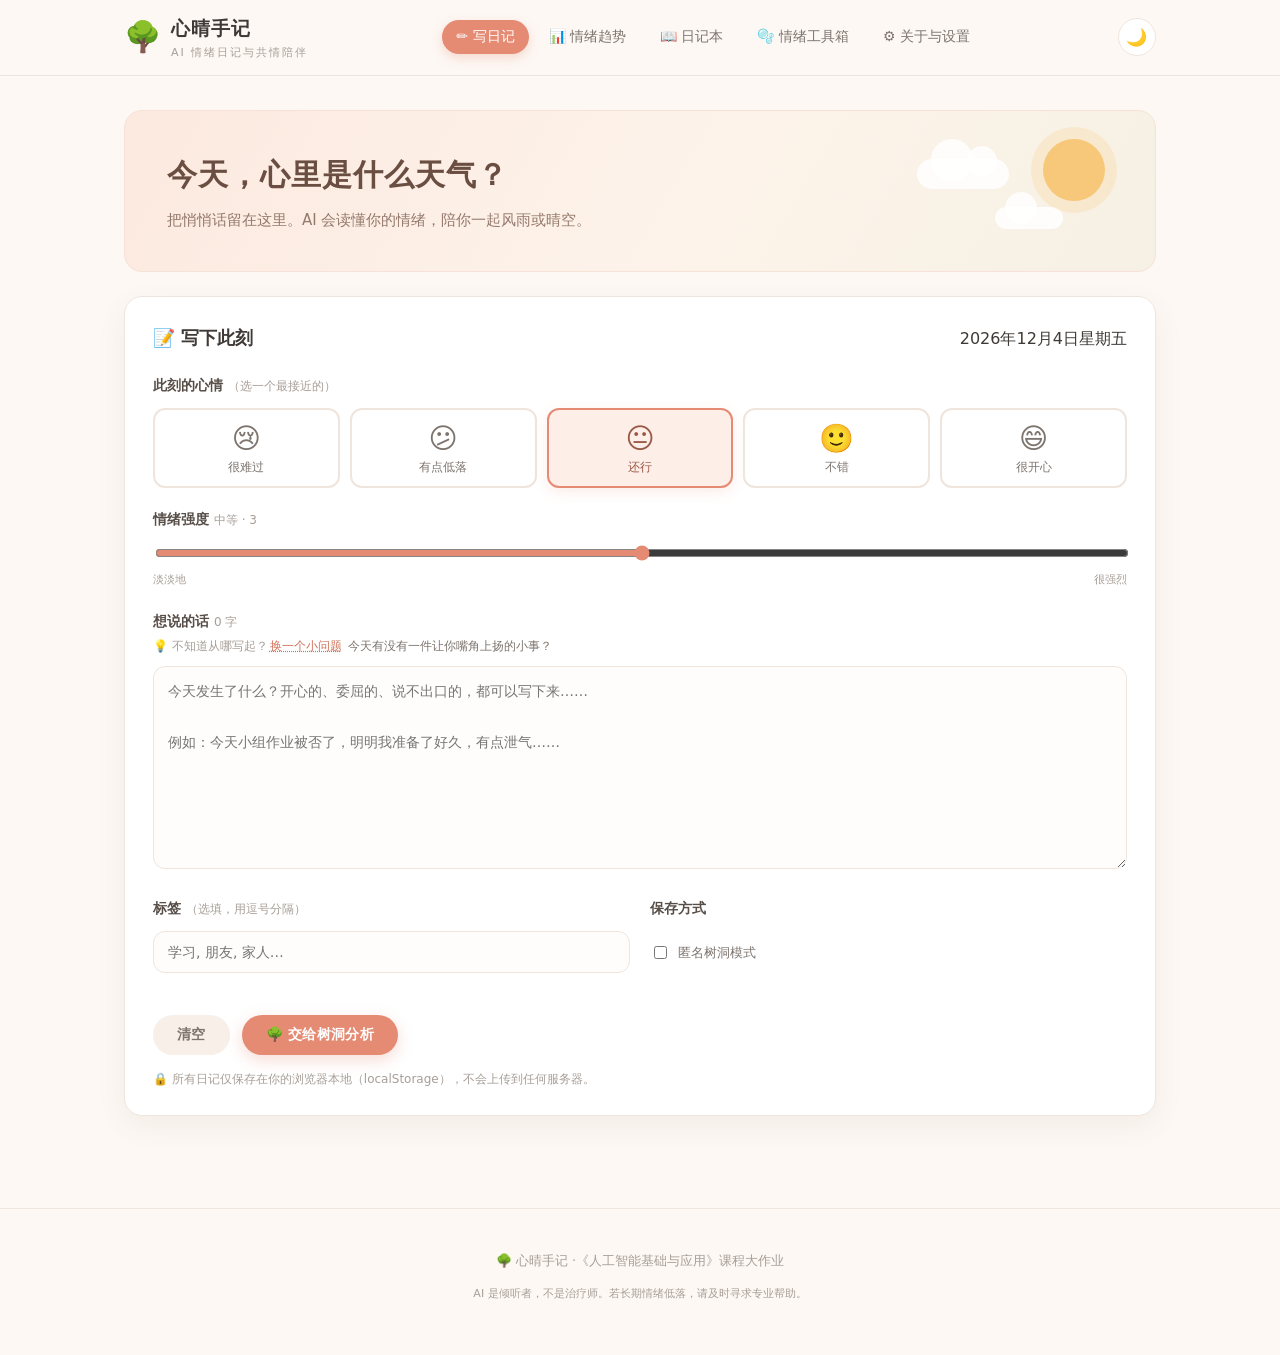
<file: index.html>
<!DOCTYPE html>
<html lang="zh-CN">
<head>
  <meta charset="UTF-8" />
  <meta name="viewport" content="width=device-width, initial-scale=1.0" />
  <title>心晴手记 · AI 情绪日记与共情陪伴</title>
  <meta name="description" content="一个用 AI 倾听、理解并陪伴你的情绪日记小站。记录心情，看见情绪的起伏。" />
  <link rel="stylesheet" href="css/style.css" />
</head>
<body>
  <!-- ============ 顶部导航 ============ -->
  <header class="site-header">
    <div class="header-inner">
      <div class="brand">
        <span class="brand-icon" aria-hidden="true">🌳</span>
        <div class="brand-text">
          <strong>心晴手记</strong>
          <small>AI 情绪日记与共情陪伴</small>
        </div>
      </div>
      <nav class="nav-tabs" aria-label="主导航">
        <button class="tab-btn active" data-tab="write">✏️ 写日记</button>
        <button class="tab-btn" data-tab="insight">📊 情绪趋势</button>
        <button class="tab-btn" data-tab="history">📖 日记本</button>
        <button class="tab-btn" data-tab="toolbox">🫧 情绪工具箱</button>
        <button class="tab-btn" data-tab="about">⚙️ 关于与设置</button>
      </nav>
      <button class="theme-toggle" id="themeToggle" title="切换深色/浅色模式" aria-label="切换深色模式">🌙</button>
    </div>
  </header>

  <main class="container">
    <!-- ============ 写日记 ============ -->
    <section class="page active" id="page-write">
      <div class="hero">
        <div class="hero-text">
          <h1>今天，心里是什么天气？</h1>
          <p>把悄悄话留在这里。AI 会读懂你的情绪，陪你一起风雨或晴空。</p>
        </div>
        <div class="hero-deco" aria-hidden="true">
          <span class="cloud cloud-1"></span>
          <span class="cloud cloud-2"></span>
          <span class="sun"></span>
        </div>
      </div>

      <div class="card write-card">
        <div class="card-head">
          <h2>📝 写下此刻</h2>
          <span class="today-date" id="todayDate"></span>
        </div>

        <!-- 心情选择 -->
        <div class="field">
          <label class="field-label">此刻的心情 <span class="hint">（选一个最接近的）</span></label>
          <div class="mood-picker" id="moodPicker" role="radiogroup" aria-label="选择心情">
            <button class="mood-btn" data-mood="1" data-score="1" role="radio" aria-checked="false">
              <span class="mood-emoji">😢</span><span class="mood-name">很难过</span>
            </button>
            <button class="mood-btn" data-mood="2" data-score="2" role="radio" aria-checked="false">
              <span class="mood-emoji">😕</span><span class="mood-name">有点低落</span>
            </button>
            <button class="mood-btn selected" data-mood="3" data-score="3" role="radio" aria-checked="true">
              <span class="mood-emoji">😐</span><span class="mood-name">还行</span>
            </button>
            <button class="mood-btn" data-mood="4" data-score="4" role="radio" aria-checked="false">
              <span class="mood-emoji">🙂</span><span class="mood-name">不错</span>
            </button>
            <button class="mood-btn" data-mood="5" data-score="5" role="radio" aria-checked="false">
              <span class="mood-emoji">😄</span><span class="mood-name">很开心</span>
            </button>
          </div>
        </div>

        <!-- 强度 -->
        <div class="field">
          <label class="field-label" for="intensity">情绪强度 <span class="hint" id="intensityLabel">中等 · 3</span></label>
          <input type="range" id="intensity" min="1" max="5" value="3" step="1" />
          <div class="range-labels"><span>淡淡地</span><span>很强烈</span></div>
        </div>

        <!-- 日记正文 -->
        <div class="field">
          <label class="field-label" for="diaryText">想说的话 <span class="hint" id="charCount">0 字</span></label>
          <p class="prompt-hint">💡 不知道从哪写起？<button class="inline-link" id="promptBtn">换一个小问题</button> <span id="promptText">今天有没有一件让你嘴角上扬的小事？</span></p>
          <textarea id="diaryText" rows="7" placeholder="今天发生了什么？开心的、委屈的、说不出口的，都可以写下来……&#10;&#10;例如：今天小组作业被否了，明明我准备了好久，有点泄气……"></textarea>
        </div>

        <div class="field row-field">
          <div class="field half">
            <label class="field-label" for="diaryTags">标签 <span class="hint">（选填，用逗号分隔）</span></label>
            <input type="text" id="diaryTags" placeholder="学习, 朋友, 家人…" />
          </div>
          <div class="field half">
            <label class="field-label">保存方式</label>
            <label class="checkbox-line"><input type="checkbox" id="anonymous" /> 匿名树洞模式</label>
          </div>
        </div>

        <div class="actions">
          <button class="btn btn-ghost" id="clearBtn">清空</button>
          <button class="btn btn-primary" id="saveBtn">🌳 交给树洞分析</button>
        </div>
        <p class="privacy-note">🔒 所有日记仅保存在你的浏览器本地（localStorage），不会上传到任何服务器。</p>
      </div>

      <!-- AI 回应卡片 -->
      <div class="card result-card hidden" id="resultCard">
        <div class="card-head">
          <h2>🌿 树洞的回应</h2>
          <span class="badge" id="analysisMethod">本地情绪分析引擎</span>
        </div>

        <div class="result-grid">
          <div class="result-item">
            <div class="result-kicker">识别到的情绪</div>
            <div class="result-value" id="resultEmotion">—</div>
            <div class="result-sub" id="resultConfidence">—</div>
          </div>
          <div class="result-item">
            <div class="result-kicker">心情温度</div>
            <div class="result-value" id="resultScore">—</div>
            <div class="result-sub" id="resultTrend">—</div>
          </div>
          <div class="result-item">
            <div class="result-kicker">关键词</div>
            <div class="result-value small" id="resultKeywords">—</div>
            <div class="result-sub">从你的文字中提取</div>
          </div>
        </div>

        <div class="reply-block">
          <div class="reply-avatar">🌳</div>
          <div class="reply-bubble" id="resultReply">—</div>
        </div>

        <div class="suggest-block">
          <h3>💡 给你的三个小建议 <span class="hint">（可加入下方的行动清单，逐项打卡）</span></h3>
          <div class="suggest-list" id="resultSuggestions"></div>
        </div>

        <div class="actions">
          <button class="btn btn-ghost" id="copyBtn">复制回应</button>
          <button class="btn btn-primary-outline" id="viewHistoryBtn">去日记本看看 →</button>
        </div>
      </div>
    </section>

    <!-- ============ 情绪趋势 ============ -->
    <section class="page" id="page-insight">
      <div class="section-head">
        <h1>📊 看见情绪的起伏</h1>
        <p>情绪没有好坏，起伏也是真实生活的样子。</p>
      </div>

      <div class="stats-row" id="statsRow">
        <div class="stat-card"><div class="stat-num" id="statDays">0</div><div class="stat-label">记录天数</div></div>
        <div class="stat-card"><div class="stat-num" id="statAvg">—</div><div class="stat-label">平均心情分</div></div>
        <div class="stat-card"><div class="stat-num" id="statTop">—</div><div class="stat-label">最常见情绪</div></div>
        <div class="stat-card"><div class="stat-num" id="statStreak">0</div><div class="stat-label">连续记录（天）</div></div>
      </div>

      <!-- 每周心情简报 -->
      <div class="card report-card">
        <div class="card-head">
          <h2>📬 本周心情简报</h2>
          <button class="btn btn-ghost btn-sm" id="copyReportBtn">复制简报</button>
        </div>
        <div class="report-body" id="reportBody"></div>
      </div>

      <div class="card chart-card">
        <div class="card-head">
          <h2>心情曲线</h2>
          <div class="segmented" id="rangeSwitch">
            <button class="seg-btn active" data-range="7">近 7 天</button>
            <button class="seg-btn" data-range="30">近 30 天</button>
          </div>
        </div>
        <div class="chart-wrap">
          <svg id="moodChart" viewBox="0 0 720 260" preserveAspectRatio="none" role="img" aria-label="心情趋势折线图"></svg>
        </div>
        <p class="chart-caption">纵轴为 1–5 分的心情温度，越靠上代表心情越晴朗。</p>
      </div>

      <div class="card">
        <div class="card-head"><h2>🗓️ 心情日历</h2><span class="hint">颜色越暖，心情越好</span></div>
        <div class="calendar" id="calendar"></div>
      </div>

      <div class="insight-grid">
        <div class="card">
          <div class="card-head"><h2>🎯 情绪分布</h2><span class="hint">全部记录</span></div>
          <div class="distribution-wrap">
            <div class="donut" id="emotionDonut"><div class="donut-center"><strong id="donutTotal">0</strong><span>篇日记</span></div></div>
            <div class="donut-legend" id="donutLegend"></div>
          </div>
        </div>
        <div class="card">
          <div class="card-head"><h2>☁️ 高频词云</h2><span class="hint">近 30 天</span></div>
          <div class="word-cloud" id="wordCloud"></div>
          <p class="chart-caption">字号越大，说明你越常写到它。词频来自本地分析，不上传任何数据。</p>
        </div>
      </div>
    </section>

    <!-- ============ 日记本 ============ -->
    <section class="page" id="page-history">
      <div class="section-head">
        <h1>📖 我的日记本</h1>
        <p>每一条记录，都是你认真生活过的证据。</p>
      </div>
      <div class="toolbar">
        <input type="text" id="searchInput" placeholder="🔍 搜索日记内容或标签…" />
        <select id="emotionFilter" aria-label="按情绪筛选">
          <option value="">全部情绪</option>
          <option value="喜悦">😄 喜悦</option>
          <option value="平静">😌 平静</option>
          <option value="焦虑">😰 焦虑</option>
          <option value="悲伤">😢 悲伤</option>
          <option value="愤怒">😠 愤怒</option>
          <option value="疲惫">😮‍💨 疲惫</option>
          <option value="感动">🥹 感动</option>
        </select>
        <button class="btn btn-ghost btn-sm" id="exportBtn">导出 JSON</button>
        <button class="btn btn-ghost btn-sm" id="importBtn">导入 JSON</button>
        <input type="file" id="importFile" accept="application/json" hidden />
      </div>
      <div class="entry-list" id="entryList"></div>
      <div class="empty-state hidden" id="historyEmpty">
        <div class="empty-emoji">🫙</div>
        <h3>日记本还是空的</h3>
        <p>去写下第一篇吧，树洞会一直在这里。</p>
        <button class="btn btn-primary" id="goWriteBtn">开始记录</button>
      </div>
    </section>

    <!-- ============ 情绪工具箱 ============ -->
    <section class="page" id="page-toolbox">
      <div class="section-head">
        <h1>🫧 情绪工具箱</h1>
        <p>情绪太满的时候，先照顾自己。这里有几个可以立刻上手的小方法。</p>
      </div>

      <div class="calm-quote">
        <span class="quote-mark">“</span>
        <p id="calmQuoteText">情绪像天气，会来，也会走。你不需要赶走它，只要照顾好自己。</p>
        <button class="inline-link" id="newQuoteBtn">换一句 ↻</button>
      </div>

      <div class="tool-grid">
        <div class="card tool-card">
          <div class="card-head"><h2>🌬️ 4-7-8 呼吸</h2><span class="badge">约 1 分钟</span></div>
          <p class="prose">吸气 4 秒 → 屏息 7 秒 → 呼气 8 秒。跟着圆圈慢慢来，重复 4 轮。</p>
          <div class="breath-stage">
            <div class="breath-circle" id="breathCircle"><span id="breathLabel">准备好了吗？</span></div>
          </div>
          <div class="actions center">
            <button class="btn btn-primary" id="breathStartBtn">开始练习</button>
            <button class="btn btn-ghost" id="breathStopBtn" disabled>结束</button>
          </div>
          <p class="chart-caption" id="breathRound">第 0 / 4 轮</p>
        </div>

        <div class="card tool-card">
          <div class="card-head"><h2>🖐️ 5-4-3-2-1 着陆练习</h2><span class="badge">回到此刻</span></div>
          <p class="prose">当思绪乱成一团时，用五官把自己带回当下。按顺序走完 5 步。</p>
          <div class="grounding-steps" id="groundingSteps"></div>
          <div class="actions center">
            <button class="btn btn-primary-outline" id="groundingNextBtn">下一步 →</button>
            <button class="btn btn-ghost btn-sm" id="groundingResetBtn">重新开始</button>
          </div>
        </div>
      </div>

      <div class="card">
        <div class="card-head">
          <h2>✅ 我的小行动清单</h2>
          <span class="hint" id="actionProgress">今天 0 / 0 完成</span>
        </div>
        <p class="prose">在写日记后的建议里点「加入行动清单」，把想做的小事存到这里。完成后打勾，给自己一点肯定。</p>
        <div class="action-list" id="actionList"></div>
        <div class="progress-track"><div class="progress-fill" id="progressFill"></div></div>
      </div>

      <div class="card help-card">
        <div class="card-head"><h2>🤝 如果情绪持续低落</h2></div>
        <p class="prose">树洞是倾听者，不是治疗师。如果难过的感觉持续两周以上、影响睡眠与学习，或出现伤害自己的念头，请及时联系学校心理咨询中心或当地心理援助热线。求助是勇敢，不是软弱。</p>
      </div>
    </section>

    <!-- ============ 关于与设置 ============ -->
    <section class="page" id="page-about">
      <div class="section-head">
        <h1>⚙️ 关于与设置</h1>
        <p>关于这个作品，以及你数据的去向。</p>
      </div>

      <div class="card">
        <div class="card-head"><h2>这个作品做了什么</h2></div>
        <p class="prose">「心晴手记」是一个 AI + 心理健康的交叉类网页作品。它用<strong>本地情绪分析引擎</strong>识别日记中的情绪关键词与情感倾向，结合你选择的心情分与强度，生成有温度的共情回应与个性化建议；所有日记保存在浏览器本地，并通过心情曲线、日历热力图、情绪分布环与高频词云呈现情绪变化。此外还提供<strong>情绪工具箱</strong>（4-7-8 呼吸、5-4-3-2-1 着陆练习、小行动打卡）与<strong>每周心情简报</strong>，让记录不止于"看见"，更能"照顾"。</p>
        <p class="prose">作品无需后端即可完整运行，因此可直接部署到 GitHub Pages。如果你想体验大模型驱动的回应，也可以在下方填入兼容 OpenAI 格式的 API 地址与密钥（实验用途，请勿在公共设备保存密钥）。</p>
      </div>

      <div class="card">
        <div class="card-head"><h2>🤖 大模型接入（可选）</h2><span class="badge">实验功能</span></div>
        <div class="field">
          <label class="field-label" for="apiBase">API 地址（OpenAI 兼容）</label>
          <input type="text" id="apiBase" placeholder="https://api.example.com/v1/chat/completions" />
        </div>
        <div class="field row-field">
          <div class="field half">
            <label class="field-label" for="apiKey">API Key</label>
            <input type="password" id="apiKey" placeholder="sk-…（仅保存在本机浏览器）" />
          </div>
          <div class="field half">
            <label class="field-label" for="apiModel">模型名</label>
            <input type="text" id="apiModel" placeholder="gpt-4o-mini / deepseek-chat 等" />
          </div>
        </div>
        <div class="actions">
          <button class="btn btn-primary-outline" id="saveSettingsBtn">保存设置</button>
          <button class="btn btn-ghost" id="clearSettingsBtn">清除设置</button>
          <span class="save-tip" id="saveTip"></span>
        </div>
        <p class="privacy-note">⚠️ 密钥只保存在当前浏览器 localStorage 中。公共电脑上请勿使用此功能。</p>
      </div>

      <div class="card danger-card">
        <div class="card-head"><h2>数据管理</h2></div>
        <p class="prose">清空后无法恢复，建议先导出 JSON 备份。</p>
        <button class="btn btn-danger" id="clearAllBtn">清空全部日记</button>
      </div>
    </section>
  </main>

  <footer class="site-footer">
    <p>🌳 心晴手记 ·《人工智能基础与应用》课程大作业</p>
    <p class="footer-sub">AI 是倾听者，不是治疗师。若长期情绪低落，请及时寻求专业帮助。</p>
  </footer>

  <!-- 轻提示 -->
  <div class="toast" id="toast" role="status" aria-live="polite"></div>

  <script src="js/emotion-engine.js"></script>
  <script src="js/app.js"></script>
</body>
</html>
</file>
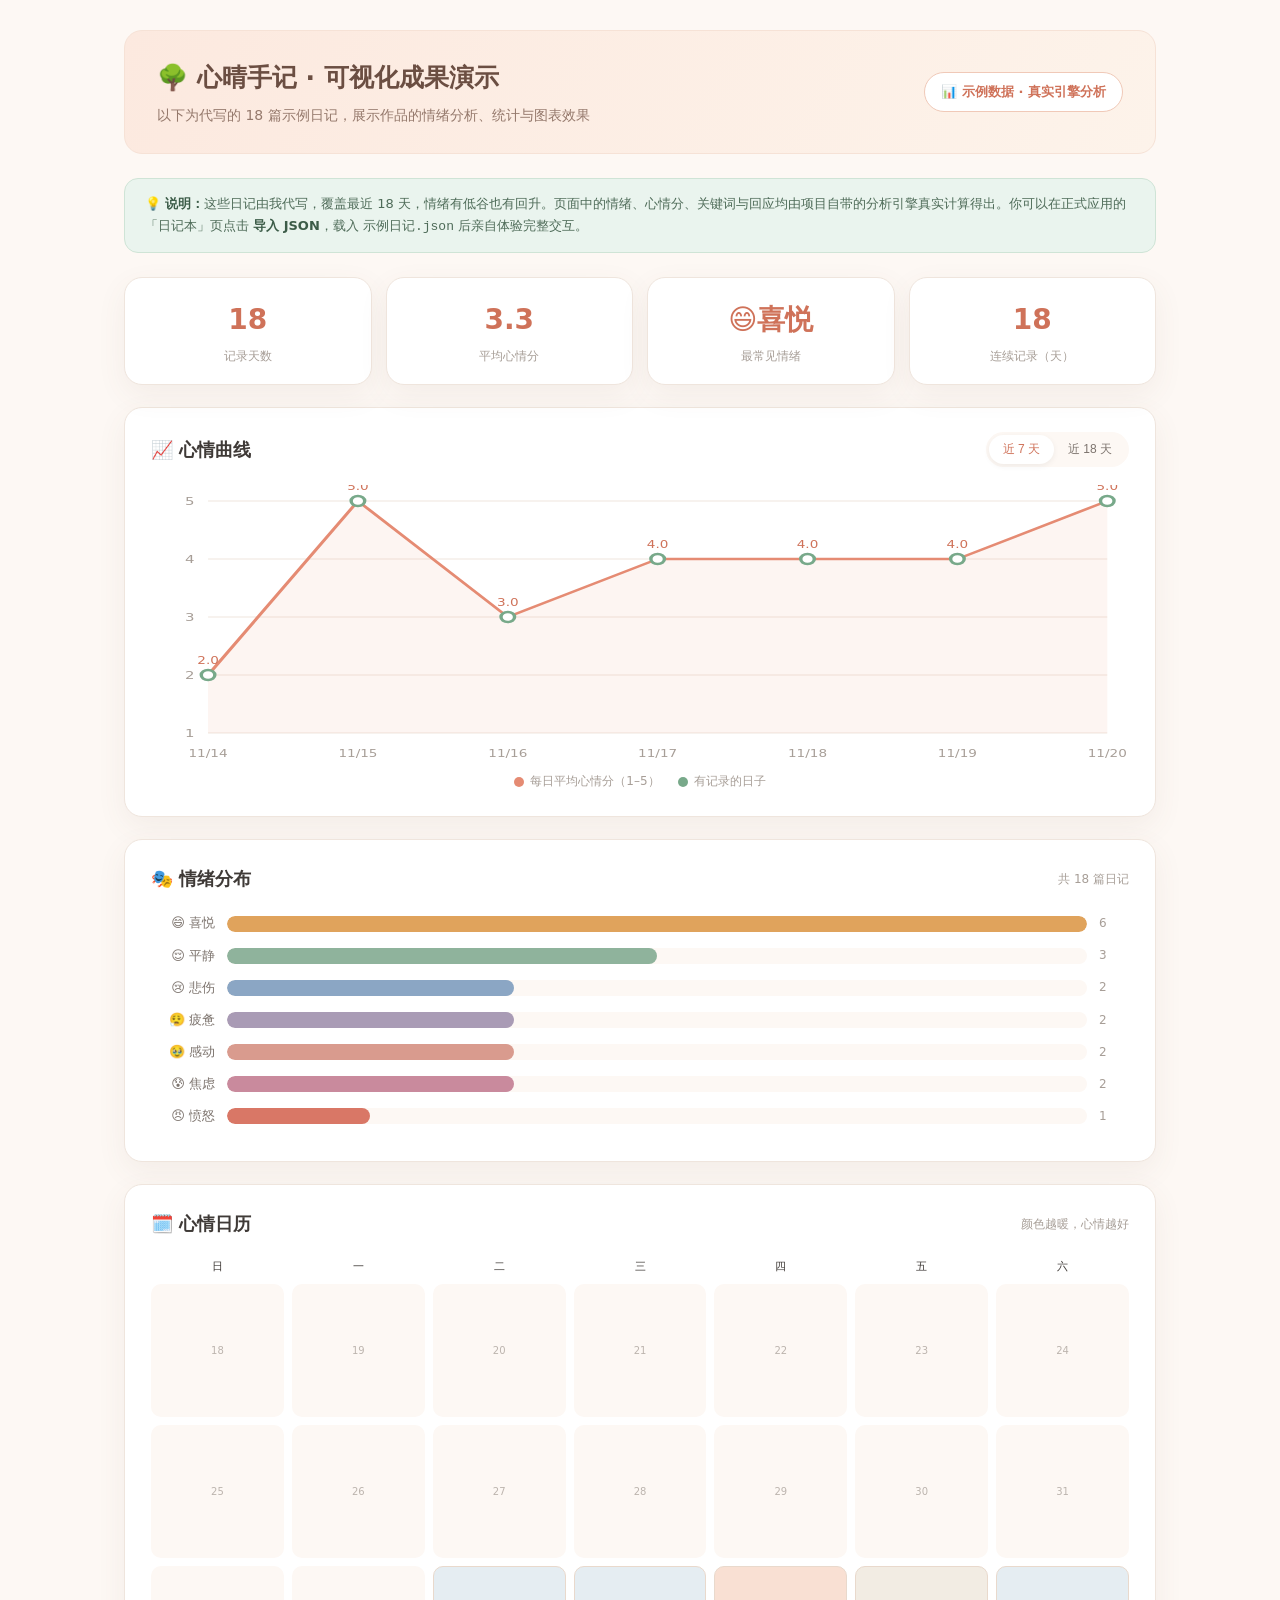
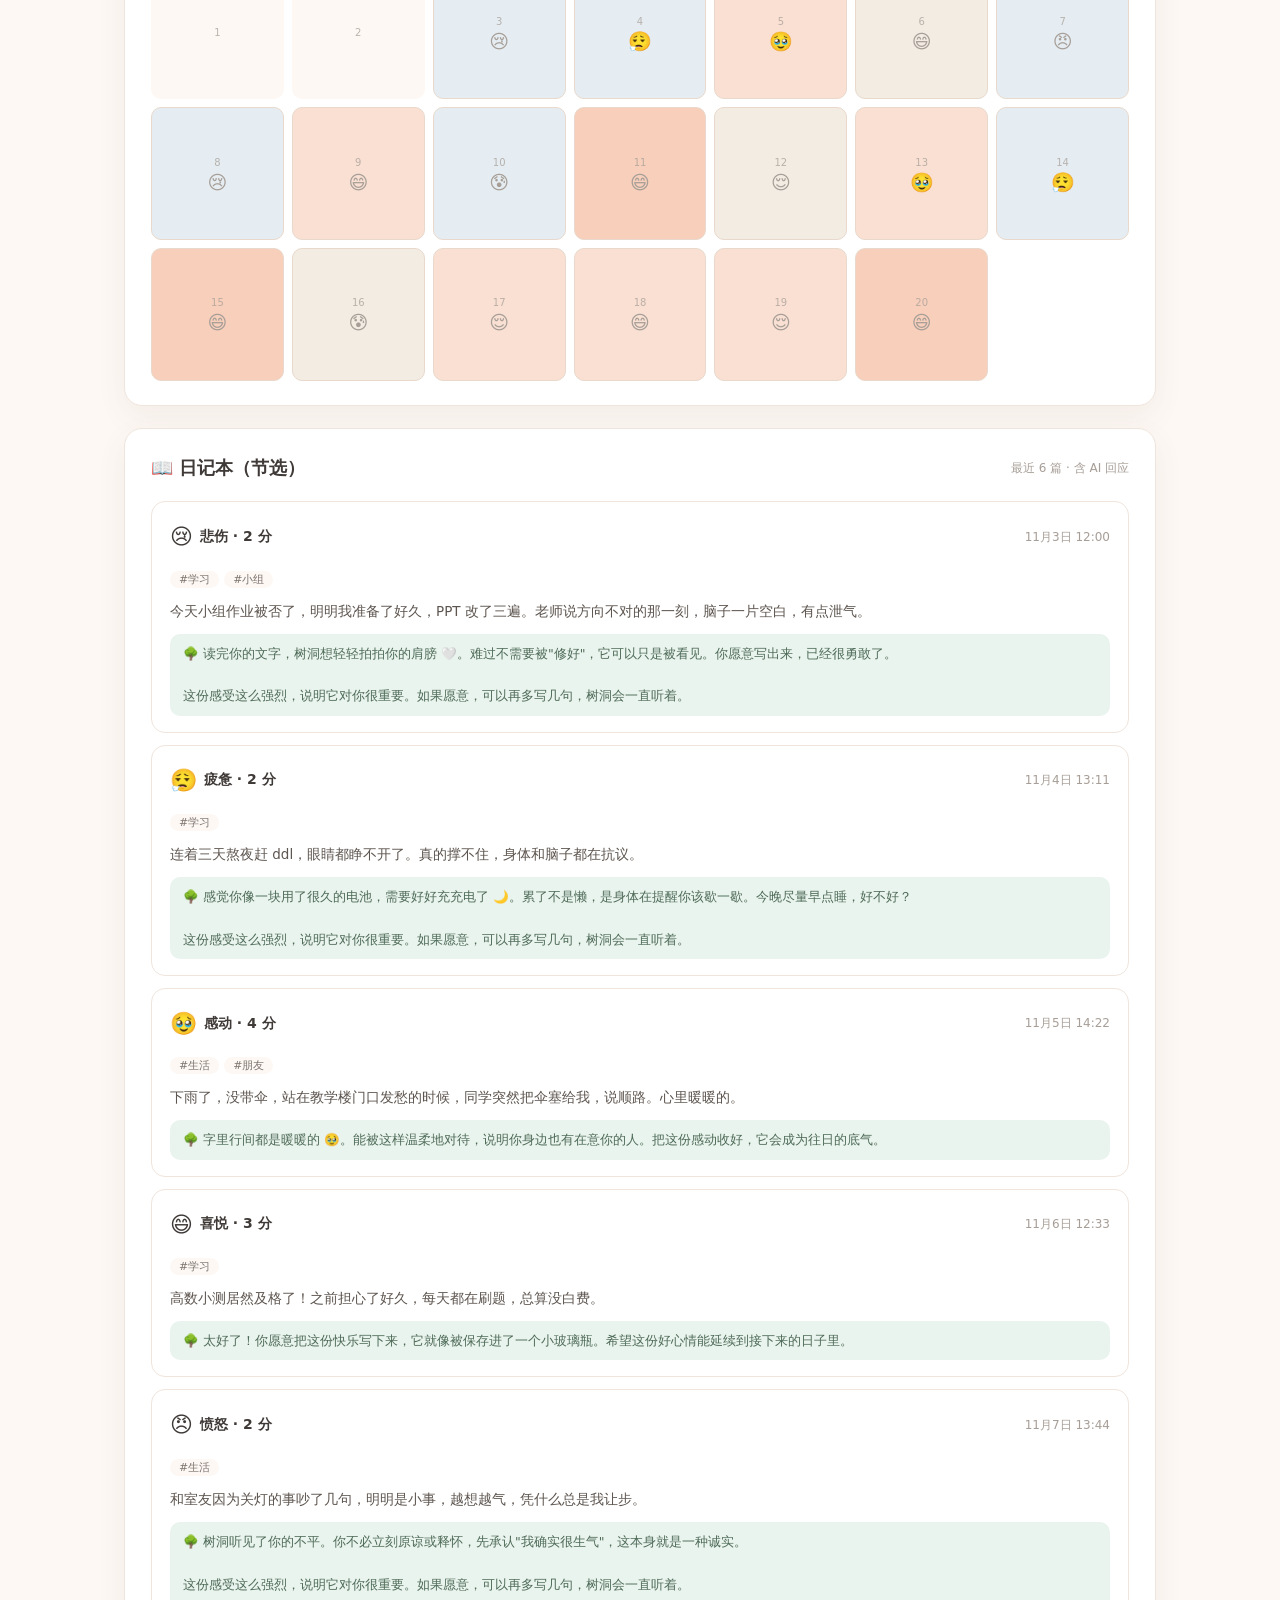
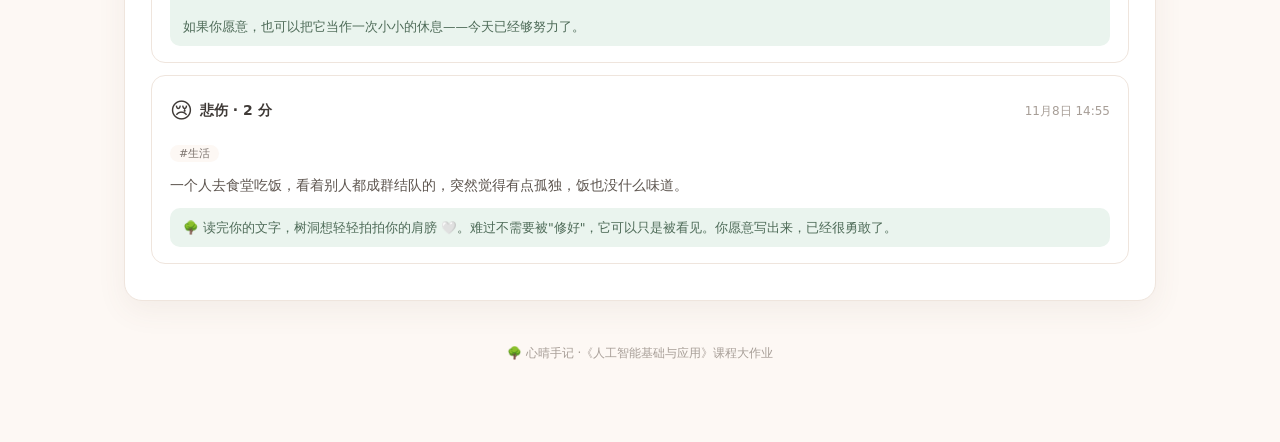
<file: 可视化演示.html>
<!DOCTYPE html>
<html lang="zh-CN">
<head>
<meta charset="UTF-8" />
<meta name="viewport" content="width=device-width, initial-scale=1.0" />
<title>心晴手记 · 可视化成果演示</title>
<style>
  :root{
    --bg:#fdf8f4; --card:#fff; --ink:#3f3a37; --ink-soft:#7d746e; --ink-faint:#a79e97;
    --primary:#e58b73; --primary-dark:#cf7259; --primary-soft:#fdeee8;
    --green:#78a98a; --green-soft:#eaf4ee; --line:#efe5dd;
    --shadow:0 10px 30px rgba(120,90,70,0.07); --radius:18px;
  }
  *{box-sizing:border-box;}
  body{margin:0;font-family:"PingFang SC","Microsoft YaHei",system-ui,sans-serif;background:var(--bg);color:var(--ink);line-height:1.7;-webkit-font-smoothing:antialiased;}
  .wrap{max-width:1080px;margin:0 auto;padding:30px 24px 60px;}

  /* 顶部条 */
  .topbar{background:linear-gradient(120deg,#fce9df,#fdf3ea);border:1px solid #f6e2d6;border-radius:var(--radius);padding:26px 32px;margin-bottom:24px;display:flex;justify-content:space-between;align-items:center;gap:20px;flex-wrap:wrap;}
  .topbar h1{margin:0;font-size:25px;color:#6b4e42;}
  .topbar p{margin:4px 0 0;color:#95796c;font-size:14px;}
  .badge-demo{background:#fff;color:var(--primary-dark);border:1px solid #f0c9b8;border-radius:999px;padding:8px 16px;font-size:13px;font-weight:600;white-space:nowrap;}

  /* 引导条 */
  .guide{background:var(--green-soft);border:1px solid #cfe4d6;border-radius:14px;padding:14px 20px;margin-bottom:24px;color:#4e6b58;font-size:13px;}
  .guide b{color:#3c5c48;}

  /* 统计卡 */
  .stats{display:grid;grid-template-columns:repeat(4,1fr);gap:14px;margin-bottom:22px;}
  .stat{background:var(--card);border:1px solid var(--line);border-radius:var(--radius);padding:18px;text-align:center;box-shadow:var(--shadow);}
  .stat .num{font-size:28px;font-weight:700;color:var(--primary-dark);}
  .stat .lab{font-size:12px;color:var(--ink-faint);margin-top:2px;}

  /* 通用卡 */
  .card{background:var(--card);border:1px solid var(--line);border-radius:var(--radius);padding:24px 26px;margin-bottom:22px;box-shadow:var(--shadow);}
  .card-head{display:flex;align-items:center;justify-content:space-between;gap:12px;margin-bottom:18px;flex-wrap:wrap;}
  .card-head h2{margin:0;font-size:18px;color:var(--ink);}
  .card-head .sub{font-size:12px;color:var(--ink-faint);}
  .seg{display:flex;background:var(--bg);border-radius:999px;padding:3px;}
  .seg button{border:none;background:transparent;padding:6px 14px;border-radius:999px;font-size:12px;color:var(--ink-soft);cursor:pointer;}
  .seg button.active{background:#fff;color:var(--primary-dark);box-shadow:0 2px 6px rgba(0,0,0,.06);}

  /* 折线图 */
  #chart{width:100%;height:280px;display:block;}
  .legend{display:flex;gap:18px;justify-content:center;font-size:12px;color:var(--ink-faint);margin-top:6px;}
  .legend span{display:inline-flex;align-items:center;gap:6px;}
  .legend i{width:10px;height:10px;border-radius:50%;display:inline-block;}

  /* 情绪分布条 */
  .dist-row{display:flex;align-items:center;gap:12px;margin-bottom:10px;}
  .dist-name{width:64px;font-size:13px;color:var(--ink-soft);text-align:right;flex:none;}
  .dist-track{flex:1;background:var(--bg);border-radius:999px;height:16px;overflow:hidden;}
  .dist-fill{height:100%;border-radius:999px;transition:width .6s;}
  .dist-num{width:30px;font-size:12px;color:var(--ink-faint);}

  /* 日历 */
  .calendar{display:grid;grid-template-columns:repeat(7,1fr);gap:8px;}
  .cal-cell{aspect-ratio:1;border-radius:10px;background:var(--bg);display:flex;flex-direction:column;align-items:center;justify-content:center;font-size:12px;color:var(--ink-faint);border:1px solid transparent;}
  .cal-cell.has{border-color:#f0ddd0;}
  .cal-cell .d{font-size:10px;opacity:.75;}
  .cal-cell .e{font-size:19px;line-height:1.2;}
  .cal-head{background:transparent;aspect-ratio:auto;text-align:center;font-size:11px;}

  /* 日记列表 */
  .entry{border:1px solid var(--line);border-radius:14px;padding:16px 18px;margin-bottom:12px;background:#fff;}
  .entry-top{display:flex;justify-content:space-between;align-items:center;gap:10px;flex-wrap:wrap;}
  .entry-mood{font-size:14px;font-weight:600;display:flex;align-items:center;gap:7px;}
  .entry-mood .emoji{font-size:22px;}
  .entry-date{font-size:12px;color:var(--ink-faint);}
  .tagline{margin:8px 0;}
  .tag{background:var(--bg);color:var(--ink-soft);border-radius:999px;padding:2px 9px;font-size:11px;margin-right:5px;}
  .entry-text{font-size:13.5px;color:#5d554f;white-space:pre-wrap;line-height:1.85;margin:6px 0;}
  .entry-reply{background:var(--green-soft);border-radius:10px;padding:9px 13px;font-size:12.5px;color:#4e6b58;margin-top:10px;white-space:pre-line;}
  .footer{text-align:center;color:var(--ink-faint);font-size:12px;padding:20px;}

  @media(max-width:760px){
    .stats{grid-template-columns:repeat(2,1fr);}
    .wrap{padding:18px 14px 40px;}
    .card{padding:20px 16px;}
  }
</style>
</head>
<body>
<div class="wrap">

  <div class="topbar">
    <div>
      <h1>🌳 心晴手记 · 可视化成果演示</h1>
      <p>以下为代写的 18 篇示例日记，展示作品的情绪分析、统计与图表效果</p>
    </div>
    <div class="badge-demo">📊 示例数据 · 真实引擎分析</div>
  </div>

  <div class="guide">
    💡 <b>说明：</b>这些日记由我代写，覆盖最近 18 天，情绪有低谷也有回升。页面中的情绪、心情分、关键词与回应均由项目自带的分析引擎真实计算得出。你可以在正式应用的「日记本」页点击 <b>导入 JSON</b>，载入 <code>示例日记.json</code> 后亲自体验完整交互。
  </div>

  <div class="stats">
    <div class="stat"><div class="num" id="sDays">—</div><div class="lab">记录天数</div></div>
    <div class="stat"><div class="num" id="sAvg">—</div><div class="lab">平均心情分</div></div>
    <div class="stat"><div class="num" id="sTop">—</div><div class="lab">最常见情绪</div></div>
    <div class="stat"><div class="num" id="sStreak">—</div><div class="lab">连续记录（天）</div></div>
  </div>

  <div class="card">
    <div class="card-head">
      <h2>📈 心情曲线</h2>
      <div class="seg">
        <button class="active" data-range="7">近 7 天</button>
        <button data-range="18">近 18 天</button>
      </div>
    </div>
    <svg id="chart" viewBox="0 0 720 280" preserveAspectRatio="none"></svg>
    <div class="legend"><span><i style="background:var(--primary)"></i>每日平均心情分（1–5）</span><span><i style="background:var(--green)"></i>有记录的日子</span></div>
  </div>

  <div class="card">
    <div class="card-head"><h2>🎭 情绪分布</h2><span class="sub">共 18 篇日记</span></div>
    <div id="dist"></div>
  </div>

  <div class="card">
    <div class="card-head"><h2>🗓️ 心情日历</h2><span class="sub">颜色越暖，心情越好</span></div>
    <div class="calendar" id="calendar"></div>
  </div>

  <div class="card">
    <div class="card-head"><h2>📖 日记本（节选）</h2><span class="sub">最近 6 篇 · 含 AI 回应</span></div>
    <div id="entries"></div>
  </div>

  <div class="footer">🌳 心晴手记 ·《人工智能基础与应用》课程大作业</div>
</div>

<script src="demo-data.js"></script>
<script>
(function(){
  const E = window.DEMO_ENTRIES || [];
  const META = {喜悦:{emoji:'😄',color:'#e0a35c'},平静:{emoji:'😌',color:'#8fb39c'},焦虑:{emoji:'😰',color:'#c98a9d'},悲伤:{emoji:'😢',color:'#8ba6c4'},愤怒:{emoji:'😠',color:'#d97766'},疲惫:{emoji:'😮‍💨',color:'#a99bb5'},感动:{emoji:'🥹',color:'#d99b8e'}};
  const pad=n=>String(n).padStart(2,'0');
  const dkey=d=>`${d.getFullYear()}-${pad(d.getMonth()+1)}-${pad(d.getDate())}`;
  const fmt=t=>{const d=new Date(t);return `${d.getMonth()+1}月${d.getDate()}日 ${pad(d.getHours())}:${pad(d.getMinutes())}`;};
  let range=7;

  // 统计
  const days=new Set(E.map(e=>dkey(new Date(e.createdAt)))).size;
  const avg=(E.reduce((s,e)=>s+e.analysis.score,0)/E.length).toFixed(1);
  const cnt={}; E.forEach(e=>cnt[e.analysis.emotion]=(cnt[e.analysis.emotion]||0)+1);
  const top=Object.entries(cnt).sort((a,b)=>b[1]-a[1])[0];
  document.getElementById('sDays').textContent=days;
  document.getElementById('sAvg').textContent=avg;
  document.getElementById('sTop').textContent=top?`${META[top[0]].emoji}${top[0]}`:'—';
  // 连续天数（数据最新一天为今天）
  const allDays=[...new Set(E.map(e=>dkey(new Date(e.createdAt))))].sort().reverse();
  let streak=0; let cur=new Date(allDays[0]+'T12:00:00');
  const set=new Set(allDays);
  while(set.has(dkey(cur))){streak++;cur.setDate(cur.getDate()-1);}
  document.getElementById('sStreak').textContent=streak;

  // 分布条
  const max=Math.max(...Object.values(cnt));
  document.getElementById('dist').innerHTML=Object.entries(cnt).sort((a,b)=>b[1]-a[1]).map(([k,v])=>{
    const m=META[k]||{emoji:'',color:'#ccc'};
    return `<div class="dist-row"><div class="dist-name">${m.emoji} ${k}</div><div class="dist-track"><div class="dist-fill" style="width:${v/max*100}%;background:${m.color}"></div></div><div class="dist-num">${v}</div></div>`;
  }).join('');

  // 折线图
  function drawChart(){
    const svg=document.getElementById('chart');
    const W=720,H=280,pL=42,pR=16,pT=16,pB=32;
    const latest=new Date(allDays[0]+'T12:00:00');
    const points=[];
    for(let i=range-1;i>=0;i--){
      const d=new Date(latest); d.setDate(d.getDate()-i);
      const key=dkey(d);
      const list=E.filter(e=>dkey(new Date(e.createdAt))===key);
      points.push({d,key,avg:list.length?list.reduce((s,e)=>s+e.analysis.score,0)/list.length:null,label:`${d.getMonth()+1}/${d.getDate()}`,n:list.length});
    }
    const x=i=>pL+i*(W-pL-pR)/Math.max(1,points.length-1);
    const y=v=>pT+(5-v)*(H-pT-pB)/4;
    let h='';
    for(let v=1;v<=5;v++){
      h+=`<line x1="${pL}" y1="${y(v)}" x2="${W-pR}" y2="${y(v)}" stroke="#efe5dd" stroke-width="1"/>`;
      h+=`<text x="${pL-10}" y="${y(v)+4}" text-anchor="end" font-size="11" fill="#a79e97">${v}</text>`;
    }
    const step=range>10?3:1;
    points.forEach((p,i)=>{if(i%step===0||i===points.length-1)h+=`<text x="${x(i)}" y="${H-8}" text-anchor="middle" font-size="10" fill="#a79e97">${p.label}</text>`;});
    const valid=points.map((p,i)=>({...p,i})).filter(p=>p.avg!==null);
    if(valid.length>1){
      const pts=valid.map(p=>`${x(p.i)},${y(p.avg)}`).join(' ');
      h+=`<polygon points="${x(valid[0].i)},${H-pB} ${pts} ${x(valid[valid.length-1].i)},${H-pB}" fill="rgba(229,139,115,0.09)"/>`;
      h+=`<polyline points="${pts}" fill="none" stroke="#e58b73" stroke-width="2.5" stroke-linejoin="round" stroke-linecap="round"/>`;
    }
    valid.forEach(p=>{
      h+=`<circle cx="${x(p.i)}" cy="${y(p.avg)}" r="5" fill="#fff" stroke="#78a98a" stroke-width="2.5"><title>${p.label}：${p.avg.toFixed(1)} 分（${p.n} 篇）</title></circle>`;
      h+=`<text x="${x(p.i)}" y="${y(p.avg)-11}" text-anchor="middle" font-size="10" fill="#cf7259">${p.avg.toFixed(1)}</text>`;
    });
    svg.innerHTML=h;
  }
  drawChart();
  document.querySelectorAll('.seg button').forEach(b=>b.addEventListener('click',()=>{
    document.querySelectorAll('.seg button').forEach(x=>x.classList.remove('active'));
    b.classList.add('active'); range=+b.dataset.range; drawChart();
  }));

  // 日历（最近 28 天）
  const cal=document.getElementById('calendar');
  let ch=['日','一','二','三','四','五','六'].map(d=>`<div class="cal-head">${d}</div>`).join('');
  const latest=new Date(allDays[0]+'T12:00:00');
  const start=new Date(latest); start.setDate(start.getDate()-27); start.setDate(start.getDate()-start.getDay());
  for(let i=0;i<35;i++){
    const d=new Date(start); d.setDate(start.getDate()+i);
    if(d>latest) break;
    const key=dkey(d);
    const list=E.filter(e=>dkey(new Date(e.createdAt))===key);
    let style='',emoji='';
    if(list.length){
      const a=list.reduce((s,e)=>s+e.analysis.score,0)/list.length;
      const bg=['#e8eef5','#e5edf2','#f2ece3','#f9e0d3','#f7cfbb'][Math.max(0,Math.min(4,Math.round(a)-1))];
      style=`background:${bg};border-color:#e9d9cc;`;
      emoji=META[list[0].analysis.emotion]?.emoji||'';
    }
    ch+=`<div class="cal-cell ${list.length?'has':''}" style="${style}" title="${key}${list.length?' · '+list.length+' 篇':''}"><span class="d">${d.getDate()}</span>${emoji?`<span class="e">${emoji}</span>`:''}</div>`;
  }
  cal.innerHTML=ch;

  // 日记节选
  const esc=s=>String(s||'').replace(/[&<>"']/g,c=>({'&':'&amp;','<':'&lt;','>':'&gt;','"':'&quot;',"'":'&#39;'}[c]));
  document.getElementById('entries').innerHTML=E.slice(0,6).map(e=>{
    const a=e.analysis;
    return `<div class="entry">
      <div class="entry-top"><div class="entry-mood"><span class="emoji">${a.emoji}</span>${esc(a.emotion)} · ${a.score} 分</div><div class="entry-date">${fmt(e.createdAt)}</div></div>
      <div class="tagline">${e.tags.map(t=>`<span class="tag">#${esc(t)}</span>`).join('')}</div>
      <div class="entry-text">${esc(e.text)}</div>
      <div class="entry-reply">🌳 ${esc(a.reply)}</div>
    </div>`;
  }).join('');
})();
</script>
</body>
</html>
</file>
<file: css/style.css>
/* ===== 基础变量 ===== */
:root {
  --bg: #fdf8f4;
  --bg-soft: #f7efe8;
  --card: #ffffff;
  --ink: #3f3a37;
  --ink-soft: #7d746e;
  --ink-faint: #a79e97;
  --primary: #e58b73;
  --primary-dark: #cf7259;
  --primary-soft: #fdeee8;
  --green: #78a98a;
  --green-soft: #eaf4ee;
  --blue: #8aa6c4;
  --line: #efe5dd;
  --shadow: 0 10px 30px rgba(120, 90, 70, 0.07);
  --shadow-hover: 0 14px 38px rgba(120, 90, 70, 0.12);
  --radius: 18px;
  --radius-sm: 12px;
}

/* ===== 夜间主题 ===== */
:root[data-theme="dark"] {
  --bg: #211e1c;
  --bg-soft: #2e2926;
  --card: #2b2623;
  --ink: #eee5dd;
  --ink-soft: #bdb0a6;
  --ink-faint: #8e8178;
  --primary: #e7937b;
  --primary-dark: #f2a68f;
  --primary-soft: #3d302b;
  --green: #8fb39c;
  --green-soft: #2f3b33;
  --line: #403833;
  --shadow: 0 10px 30px rgba(0, 0, 0, 0.25);
  --shadow-hover: 0 14px 38px rgba(0, 0, 0, 0.38);
}
[data-theme="dark"] .site-header { background: rgba(33, 30, 28, 0.92); }
[data-theme="dark"] .hero { background: linear-gradient(120deg, #43332d 0%, #3a2f2a 55%, #343029 100%); border-color: #554037; }
[data-theme="dark"] .hero h1 { color: #f3c9b6; }
[data-theme="dark"] .hero p { color: #c9ab9c; }
[data-theme="dark"] textarea, [data-theme="dark"] input[type="text"], [data-theme="dark"] input[type="password"], [data-theme="dark"] select { background: #332e2a; color: var(--ink); }
[data-theme="dark"] .mood-btn { background: #332e2a; }
[data-theme="dark"] .reply-bubble, [data-theme="dark"] .entry-reply { color: #c2d9c9; }
[data-theme="dark"] .suggest-item { border-color: var(--line); }
[data-theme="dark"] .seg-btn.active { background: #473d36; }
[data-theme="dark"] .cal-cell { background: #332e2a; }
[data-theme="dark"] .tag { background: #3a342f; color: var(--ink-soft); }
[data-theme="dark"] .calm-quote { background: linear-gradient(120deg, #38302c, #2d2b29); }
[data-theme="dark"] .action-item { background: #332e2a; }
[data-theme="dark"] .ground-step { background: #312c29; }
[data-theme="dark"] .btn-ghost { background: #39322e; color: var(--ink-soft); }

* { box-sizing: border-box; }

html { scroll-behavior: smooth; }

body {
  margin: 0;
  font-family: "PingFang SC", "Microsoft YaHei", "Hiragino Sans GB", system-ui, sans-serif;
  background: var(--bg);
  color: var(--ink);
  line-height: 1.7;
  -webkit-font-smoothing: antialiased;
}

button, input, textarea { font-family: inherit; }
button { cursor: pointer; }

/* ===== 顶部 ===== */
.site-header {
  position: sticky;
  top: 0;
  z-index: 50;
  background: rgba(253, 248, 244, 0.92);
  backdrop-filter: blur(12px);
  border-bottom: 1px solid var(--line);
}
.header-inner {
  max-width: 1080px;
  margin: 0 auto;
  padding: 12px 24px;
  display: flex;
  align-items: center;
  justify-content: space-between;
  gap: 18px;
  flex-wrap: wrap;
}
.brand { display: flex; align-items: center; gap: 10px; }
.brand-icon { font-size: 30px; line-height: 1; }
.brand-text strong { display: block; font-size: 19px; letter-spacing: 1px; color: var(--ink); }
.brand-text small { display: block; font-size: 11px; color: var(--ink-faint); letter-spacing: 2px; }

.nav-tabs { display: flex; gap: 6px; flex-wrap: wrap; }
.tab-btn {
  border: none;
  background: transparent;
  color: var(--ink-soft);
  padding: 8px 14px;
  border-radius: 999px;
  font-size: 14px;
  transition: 0.2s;
}
.tab-btn:hover { background: var(--bg-soft); color: var(--ink); }
.tab-btn.active { background: var(--primary); color: #fff; box-shadow: 0 4px 12px rgba(229, 139, 115, 0.3); }

/* ===== 容器与页面 ===== */
.container { max-width: 1080px; margin: 0 auto; padding: 34px 24px 70px; }
.page { display: none; animation: fade 0.35s ease; }
.page.active { display: block; }
@keyframes fade { from { opacity: 0; transform: translateY(8px); } to { opacity: 1; transform: none; } }

/* ===== Hero ===== */
.hero {
  position: relative;
  overflow: hidden;
  background: linear-gradient(120deg, #fce9df 0%, #fdf3ea 55%, #f6f1e4 100%);
  border-radius: var(--radius);
  padding: 38px 42px;
  margin-bottom: 24px;
  border: 1px solid #f6e2d6;
}
.hero-text { position: relative; z-index: 2; max-width: 640px; }
.hero h1 { margin: 0 0 8px; font-size: 30px; color: #6b4e42; letter-spacing: 1px; }
.hero p { margin: 0; color: #95796c; font-size: 15px; }
.hero-deco { position: absolute; right: 26px; top: 18px; width: 230px; height: 130px; }
.sun { position: absolute; right: 24px; top: 10px; width: 62px; height: 62px; border-radius: 50%; background: #f7c879; box-shadow: 0 0 0 12px rgba(247, 200, 121, 0.22); }
.cloud { position: absolute; background: rgba(255,255,255,0.85); border-radius: 50px; height: 30px; }
.cloud::before, .cloud::after { content: ""; position: absolute; background: inherit; border-radius: 50%; }
.cloud-1 { width: 92px; left: 18px; top: 30px; }
.cloud-1::before { width: 42px; height: 42px; left: 14px; top: -20px; }
.cloud-1::after { width: 30px; height: 30px; right: 12px; top: -13px; }
.cloud-2 { width: 68px; left: 96px; top: 78px; height: 22px; }
.cloud-2::before { width: 32px; height: 32px; left: 10px; top: -15px; }

/* ===== 卡片 ===== */
.card {
  background: var(--card);
  border: 1px solid var(--line);
  border-radius: var(--radius);
  padding: 26px 28px;
  margin-bottom: 22px;
  box-shadow: var(--shadow);
}
.card-head { display: flex; align-items: center; justify-content: space-between; gap: 12px; margin-bottom: 20px; flex-wrap: wrap; }
.card-head h2 { margin: 0; font-size: 18px; color: var(--ink); }
.badge { font-size: 12px; color: var(--green); background: var(--green-soft); padding: 4px 10px; border-radius: 999px; }
.hint { font-size: 12px; color: var(--ink-faint); font-weight: 400; }

/* ===== 表单 ===== */
.field { margin-bottom: 20px; }
.field-label { display: block; font-size: 14px; font-weight: 600; margin-bottom: 10px; color: #574e48; }
.row-field { display: flex; gap: 20px; }
.field.half { flex: 1; min-width: 0; }

.mood-picker { display: flex; gap: 10px; flex-wrap: wrap; }
.mood-btn {
  flex: 1 1 110px;
  min-width: 100px;
  border: 2px solid var(--line);
  background: #fff;
  border-radius: var(--radius-sm);
  padding: 12px 6px 10px;
  display: flex; flex-direction: column; align-items: center; gap: 4px;
  transition: 0.2s;
  color: var(--ink-soft);
}
.mood-btn:hover { transform: translateY(-2px); border-color: #f0c9b8; }
.mood-btn.selected { border-color: var(--primary); background: var(--primary-soft); color: #9a5946; box-shadow: 0 4px 14px rgba(229,139,115,0.16); }
.mood-emoji { font-size: 28px; line-height: 1.2; }
.mood-name { font-size: 12px; }

input[type="range"] { width: 100%; accent-color: var(--primary); }
.range-labels { display: flex; justify-content: space-between; font-size: 11px; color: var(--ink-faint); margin-top: 2px; }

textarea, input[type="text"], input[type="password"] {
  width: 100%;
  border: 1.5px solid var(--line);
  border-radius: var(--radius-sm);
  padding: 12px 14px;
  font-size: 14px;
  color: var(--ink);
  background: #fffdfb;
  outline: none;
  transition: 0.2s;
}
textarea { resize: vertical; min-height: 150px; line-height: 1.8; }
textarea:focus, input:focus { border-color: var(--primary); box-shadow: 0 0 0 3px rgba(229,139,115,0.12); }
.checkbox-line { display: flex; align-items: center; gap: 8px; font-size: 13px; color: var(--ink-soft); height: 44px; }
.checkbox-line input { accent-color: var(--primary); }

.actions { display: flex; gap: 12px; align-items: center; flex-wrap: wrap; margin-top: 6px; }
.btn {
  border: none; border-radius: 999px; padding: 11px 24px; font-size: 14px; font-weight: 600;
  transition: 0.2s; letter-spacing: 0.3px;
}
.btn:hover { transform: translateY(-1px); }
.btn-primary { background: var(--primary); color: #fff; box-shadow: 0 5px 16px rgba(229,139,115,0.3); }
.btn-primary:hover { background: var(--primary-dark); }
.btn-primary-outline { background: #fff; color: var(--primary-dark); border: 1.5px solid var(--primary); }
.btn-ghost { background: var(--bg-soft); color: var(--ink-soft); }
.btn-sm { padding: 7px 14px; font-size: 12px; }
.btn-danger { background: #fdecec; color: #c05252; border: 1px solid #f3c9c9; }
.save-tip { font-size: 13px; color: var(--green); }
.privacy-note { font-size: 12px; color: var(--ink-faint); margin: 14px 0 0; }

/* ===== AI 回应 ===== */
.result-card { background: linear-gradient(160deg, #fffdfb, #fbf7f1); }
.result-grid { display: grid; grid-template-columns: repeat(3, 1fr); gap: 14px; margin-bottom: 22px; }
.result-item { background: #fff; border: 1px solid var(--line); border-radius: var(--radius-sm); padding: 16px; }
.result-kicker { font-size: 11px; color: var(--ink-faint); letter-spacing: 1px; }
.result-value { font-size: 22px; font-weight: 700; color: var(--primary-dark); margin: 4px 0 2px; }
.result-value.small { font-size: 15px; line-height: 1.6; }
.result-sub { font-size: 11px; color: var(--ink-faint); }

.reply-block { display: flex; gap: 12px; align-items: flex-start; margin-bottom: 20px; }
.reply-avatar {
  width: 42px; height: 42px; flex: 0 0 42px; border-radius: 50%;
  background: var(--green-soft); display: grid; place-items: center; font-size: 22px;
}
.reply-bubble {
  background: var(--green-soft); border-radius: 4px 16px 16px 16px;
  padding: 14px 18px; font-size: 14px; color: #4e6b58; line-height: 1.9; flex: 1;
  white-space: pre-wrap;
}
.suggest-block h3 { font-size: 14px; margin: 0 0 10px; color: #6a5c53; }
.suggest-list { display: grid; grid-template-columns: repeat(3, 1fr); gap: 12px; }
.suggest-item { background: #fff; border: 1px dashed #e6d8c9; border-radius: var(--radius-sm); padding: 14px; font-size: 13px; color: var(--ink-soft); }
.suggest-item strong { display: block; color: #8a6a54; margin-bottom: 4px; font-size: 13px; }

/* ===== 统计与图表 ===== */
.section-head { margin-bottom: 24px; }
.section-head h1 { font-size: 27px; margin: 0 0 4px; color: #5f4a40; }
.section-head p { margin: 0; color: var(--ink-faint); font-size: 14px; }
.stats-row { display: grid; grid-template-columns: repeat(4, 1fr); gap: 14px; margin-bottom: 22px; }
.stat-card { background: #fff; border: 1px solid var(--line); border-radius: var(--radius); padding: 18px; text-align: center; box-shadow: var(--shadow); }
.stat-num { font-size: 27px; font-weight: 700; color: var(--primary-dark); }
.stat-label { font-size: 12px; color: var(--ink-faint); margin-top: 2px; }

.segmented { display: flex; background: var(--bg-soft); border-radius: 999px; padding: 3px; }
.seg-btn { border: none; background: transparent; padding: 6px 14px; border-radius: 999px; font-size: 12px; color: var(--ink-soft); }
.seg-btn.active { background: #fff; color: var(--primary-dark); box-shadow: 0 2px 6px rgba(0,0,0,0.06); }
.chart-wrap { width: 100%; overflow: hidden; }
#moodChart { width: 100%; height: 260px; display: block; }
.chart-caption { font-size: 12px; color: var(--ink-faint); text-align: center; margin: 6px 0 0; }

.calendar { display: grid; grid-template-columns: repeat(7, 1fr); gap: 8px; }
.cal-cell { aspect-ratio: 1; border-radius: 10px; background: var(--bg-soft); display: flex; flex-direction: column; align-items: center; justify-content: center; font-size: 12px; color: var(--ink-faint); border: 1px solid transparent; }
.cal-cell.has-data { border-color: #f0ddd0; }
.cal-cell .cal-day { font-size: 10px; opacity: 0.75; }
.cal-cell .cal-dot { font-size: 18px; line-height: 1.2; }
.cal-empty { background: transparent; }
.cal-head { text-align: center; font-size: 11px; color: var(--ink-faint); background: transparent; aspect-ratio: auto; }

/* ===== 日记本 ===== */
.toolbar { display: flex; gap: 10px; margin-bottom: 18px; flex-wrap: wrap; }
.toolbar input[type="text"] { flex: 1; min-width: 220px; }
.entry-list { display: flex; flex-direction: column; gap: 14px; }
.entry-card { background: #fff; border: 1px solid var(--line); border-radius: var(--radius); padding: 20px 22px; box-shadow: var(--shadow); transition: 0.2s; }
.entry-card:hover { box-shadow: var(--shadow-hover); }
.entry-top { display: flex; align-items: center; justify-content: space-between; gap: 12px; flex-wrap: wrap; }
.entry-mood { display: flex; align-items: center; gap: 8px; font-size: 14px; font-weight: 600; }
.entry-mood .emoji { font-size: 24px; }
.entry-date { font-size: 12px; color: var(--ink-faint); }
.entry-tags { display: flex; gap: 6px; flex-wrap: wrap; margin: 10px 0; }
.tag { background: var(--bg-soft); color: var(--ink-soft); border-radius: 999px; padding: 2px 10px; font-size: 11px; }
.entry-text { font-size: 14px; color: #5d554f; white-space: pre-wrap; line-height: 1.85; margin: 8px 0; }
.entry-reply { background: var(--green-soft); border-radius: 10px; padding: 10px 14px; font-size: 13px; color: #4e6b58; margin-top: 12px; }
.entry-actions { display: flex; justify-content: flex-end; gap: 8px; margin-top: 12px; }
.link-btn { border: none; background: transparent; color: var(--ink-faint); font-size: 12px; padding: 4px 8px; }
.link-btn:hover { color: #c05252; }
.empty-state { text-align: center; padding: 60px 20px; color: var(--ink-faint); }
.empty-emoji { font-size: 54px; }
.empty-state h3 { color: var(--ink-soft); margin: 12px 0 4px; }
.empty-state p { margin-bottom: 18px; font-size: 14px; }

/* ===== 文本页 ===== */
.prose { font-size: 14px; color: var(--ink-soft); line-height: 1.9; margin: 0 0 12px; }
.danger-card { border-color: #f3d9d9; }

/* ===== 页脚 / 提示 ===== */
.site-footer { text-align: center; padding: 28px 20px 40px; color: var(--ink-faint); font-size: 13px; border-top: 1px solid var(--line); }
.footer-sub { font-size: 11px; margin-top: 4px; }
.toast {
  position: fixed; left: 50%; bottom: 34px; transform: translate(-50%, 20px);
  background: #4d4540; color: #fff; padding: 11px 22px; border-radius: 999px;
  font-size: 13px; opacity: 0; pointer-events: none; transition: 0.3s; z-index: 100;
  box-shadow: 0 8px 24px rgba(0,0,0,0.18);
}
.toast.show { opacity: 1; transform: translate(-50%, 0); }
.hidden { display: none !important; }

/* ===== 响应式 ===== */
@media (max-width: 760px) {
  .container { padding: 22px 16px 50px; }
  .hero { padding: 26px 22px; }
  .hero h1 { font-size: 24px; }
  .hero-deco { opacity: 0.4; right: -30px; }
  .card { padding: 20px 18px; }
  .result-grid, .suggest-list, .stats-row { grid-template-columns: repeat(2, 1fr); }
  .row-field { flex-direction: column; gap: 0; }
  .nav-tabs { width: 100%; justify-content: space-between; }
  .tab-btn { padding: 7px 10px; font-size: 12px; }
  .calendar { gap: 5px; }
}
/* ===== v1.1 新增组件 ===== */
.theme-toggle {
  border: 1px solid var(--line); background: var(--card); color: var(--ink-soft);
  width: 38px; height: 38px; border-radius: 50%; font-size: 17px; flex: 0 0 38px;
  transition: 0.2s;
}
.theme-toggle:hover { transform: rotate(18deg); border-color: var(--primary); }

.inline-link { border: none; background: transparent; color: var(--primary-dark); font-size: 12px; padding: 0 2px; text-decoration: underline dotted; }
.inline-link:hover { color: var(--primary); }
.prompt-hint { font-size: 12px; color: var(--ink-faint); margin: -8px 0 10px; }
.prompt-hint span { color: var(--ink-soft); }

.add-action { display: block; margin-top: 8px; color: var(--primary-dark); font-size: 12px; }
.add-action:hover { color: var(--primary); }

.report-card { background: linear-gradient(150deg, var(--card), var(--primary-soft)); }
.report-body { font-size: 14px; line-height: 2; color: var(--ink-soft); white-space: pre-wrap; }

.insight-grid { display: grid; grid-template-columns: 1fr 1fr; gap: 20px; }
.distribution-wrap { display: flex; align-items: center; gap: 26px; flex-wrap: wrap; }
.donut {
  width: 150px; height: 150px; flex: 0 0 150px; border-radius: 50%;
  background: var(--bg-soft); display: grid; place-items: center;
}
.donut-center {
  width: 92px; height: 92px; border-radius: 50%; background: var(--card);
  display: flex; flex-direction: column; align-items: center; justify-content: center;
}
.donut-center strong { font-size: 24px; color: var(--primary-dark); line-height: 1.2; }
.donut-center span { font-size: 11px; color: var(--ink-faint); }
.donut-legend { flex: 1; min-width: 170px; display: flex; flex-direction: column; gap: 7px; }
.legend-item { display: flex; align-items: center; gap: 8px; font-size: 12px; color: var(--ink-soft); }
.legend-item strong { margin-left: auto; color: var(--ink); }
.legend-dot { width: 9px; height: 9px; border-radius: 50%; flex: 0 0 9px; }
.word-cloud { display: flex; flex-wrap: wrap; align-items: center; gap: 8px 14px; min-height: 150px; padding: 10px 4px; }
.cloud-word { font-weight: 700; line-height: 1.4; opacity: 0.85; transition: 0.2s; }
.cloud-word:hover { opacity: 1; transform: scale(1.08); }
.empty-inline { font-size: 13px; color: var(--ink-faint); line-height: 1.9; margin: 10px 0; }

.toolbar select {
  border: 1.5px solid var(--line); border-radius: var(--radius-sm); padding: 10px 12px;
  font-size: 13px; color: var(--ink-soft); background: var(--card); outline: none; min-width: 120px;
}
.toolbar select:focus { border-color: var(--primary); }
.calm-quote {
  position: relative; background: linear-gradient(120deg, #f9eee6, #f6f2ea);
  border: 1px solid var(--line); border-radius: var(--radius);
  padding: 26px 30px 22px 58px; margin-bottom: 22px;
}
.quote-mark { position: absolute; left: 24px; top: 12px; font-size: 44px; color: var(--primary); opacity: 0.45; line-height: 1; }
.calm-quote p { margin: 0 0 8px; font-size: 16px; color: #7c6256; line-height: 1.8; }
[data-theme="dark"] .calm-quote p { color: #d9c0b1; }
.tool-grid { display: grid; grid-template-columns: 1fr 1fr; gap: 20px; }
.tool-card { display: flex; flex-direction: column; }
.actions.center { justify-content: center; }
.breath-stage { display: grid; place-items: center; padding: 14px 0 20px; }
.breath-circle {
  width: 150px; height: 150px; border-radius: 50%;
  background: radial-gradient(circle at 35% 30%, #fbe3d5, #e9b19b);
  display: grid; place-items: center; color: #7d4f3d; font-size: 16px; font-weight: 700;
  box-shadow: 0 0 0 14px rgba(233, 177, 155, 0.16), 0 8px 30px rgba(190, 130, 105, 0.18);
  transition: transform 4s ease-in-out;
}
.grounding-steps { display: flex; flex-direction: column; gap: 8px; margin-bottom: 18px; }
.ground-step { display: flex; align-items: flex-start; gap: 12px; padding: 11px 13px; border-radius: var(--radius-sm); background: var(--bg-soft); border: 1px solid transparent; }
.ground-step.done { opacity: 0.66; }
.ground-step.current { border-color: var(--primary); background: var(--primary-soft); opacity: 1; }
.step-num { width: 26px; height: 26px; flex: 0 0 26px; border-radius: 50%; background: var(--primary); color: #fff; display: grid; place-items: center; font-size: 13px; font-weight: 700; }
.ground-step strong { font-size: 13px; color: var(--ink); }
.ground-step p { margin: 2px 0 0; font-size: 12px; color: var(--ink-soft); line-height: 1.7; }
.help-card { border-color: #e6d7c6; }
[data-theme="dark"] .help-card { border-color: #5c4b3f; }

.action-list { display: flex; flex-direction: column; gap: 8px; margin: 14px 0; }
.action-item { display: flex; align-items: center; gap: 12px; padding: 11px 14px; border-radius: var(--radius-sm); background: var(--bg-soft); }
.action-item.done { opacity: 0.62; }
.action-item.done .action-text { text-decoration: line-through; }
.action-check {
  width: 24px; height: 24px; flex: 0 0 24px; border-radius: 7px; border: 2px solid var(--primary);
  background: transparent; color: #fff; font-size: 14px; font-weight: 700; line-height: 1;
}
.action-item.done .action-check { background: var(--green); border-color: var(--green); }
.action-body { flex: 1; min-width: 0; }
.action-text { font-size: 13px; color: var(--ink); }
.action-meta { font-size: 11px; color: var(--ink-faint); margin-top: 2px; }
.progress-track { height: 7px; border-radius: 999px; background: var(--bg-soft); overflow: hidden; }
.progress-fill { height: 100%; width: 0; border-radius: 999px; background: linear-gradient(90deg, var(--green), var(--primary)); transition: width 0.4s ease; }

@media (max-width: 760px) {
  .insight-grid, .tool-grid { grid-template-columns: 1fr; }
  .calm-quote { padding: 22px 20px 18px 48px; }
  .distribution-wrap { justify-content: center; }
}
@media (max-width: 480px) {
  .result-grid, .suggest-list, .stats-row { grid-template-columns: 1fr; }
  .brand-text small { display: none; }
}
</file>
